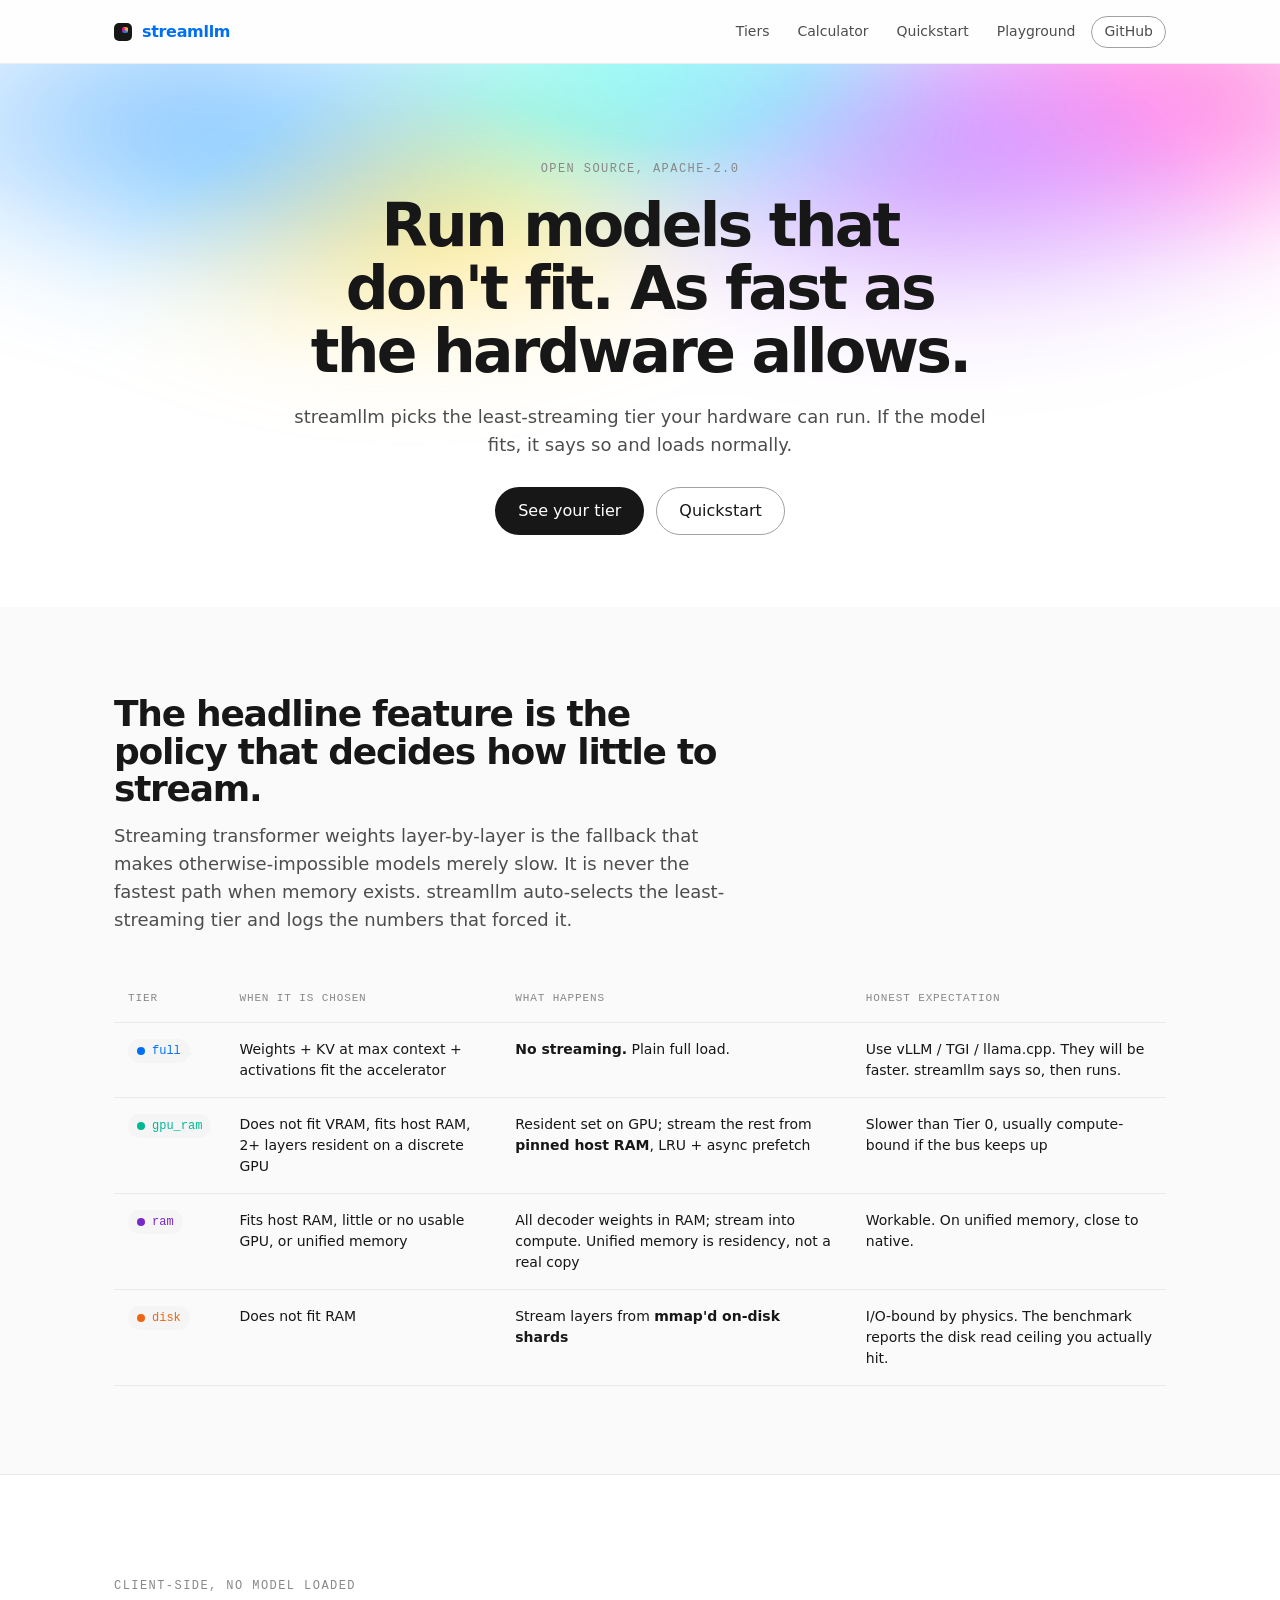
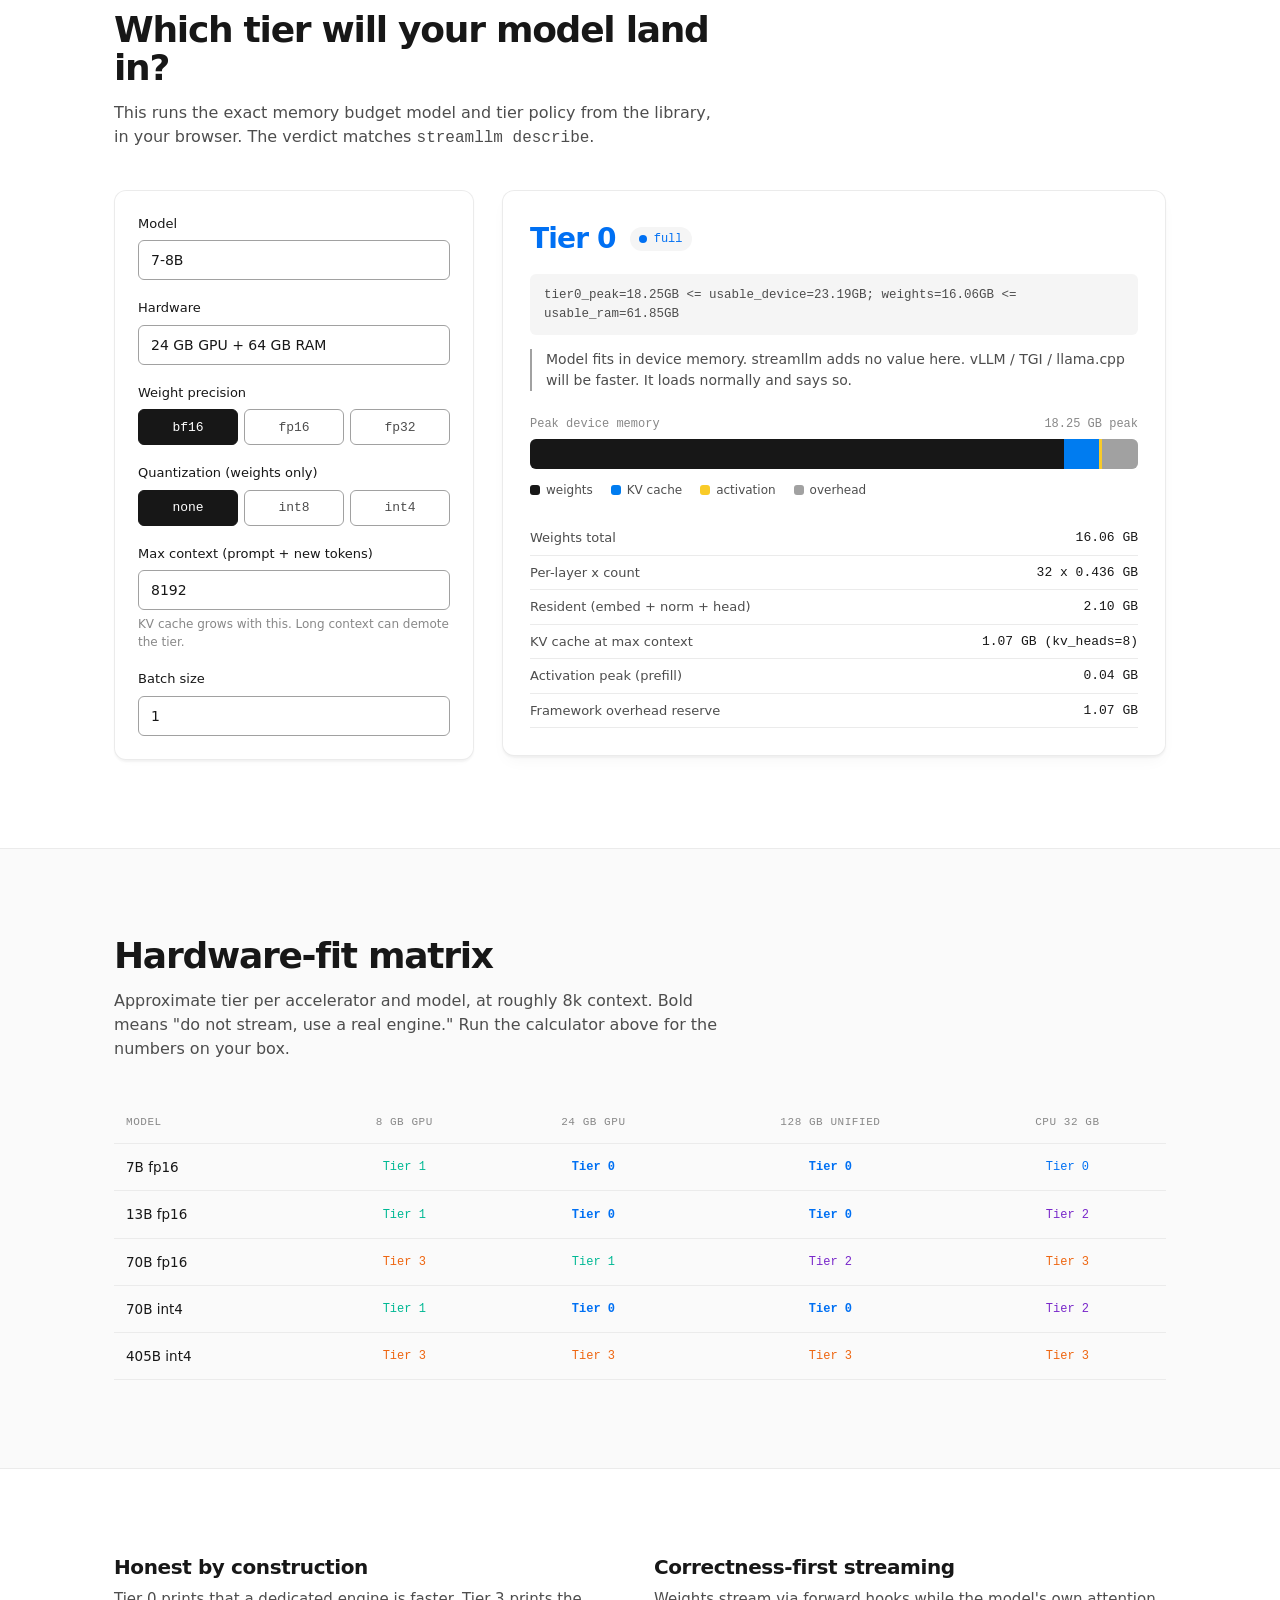
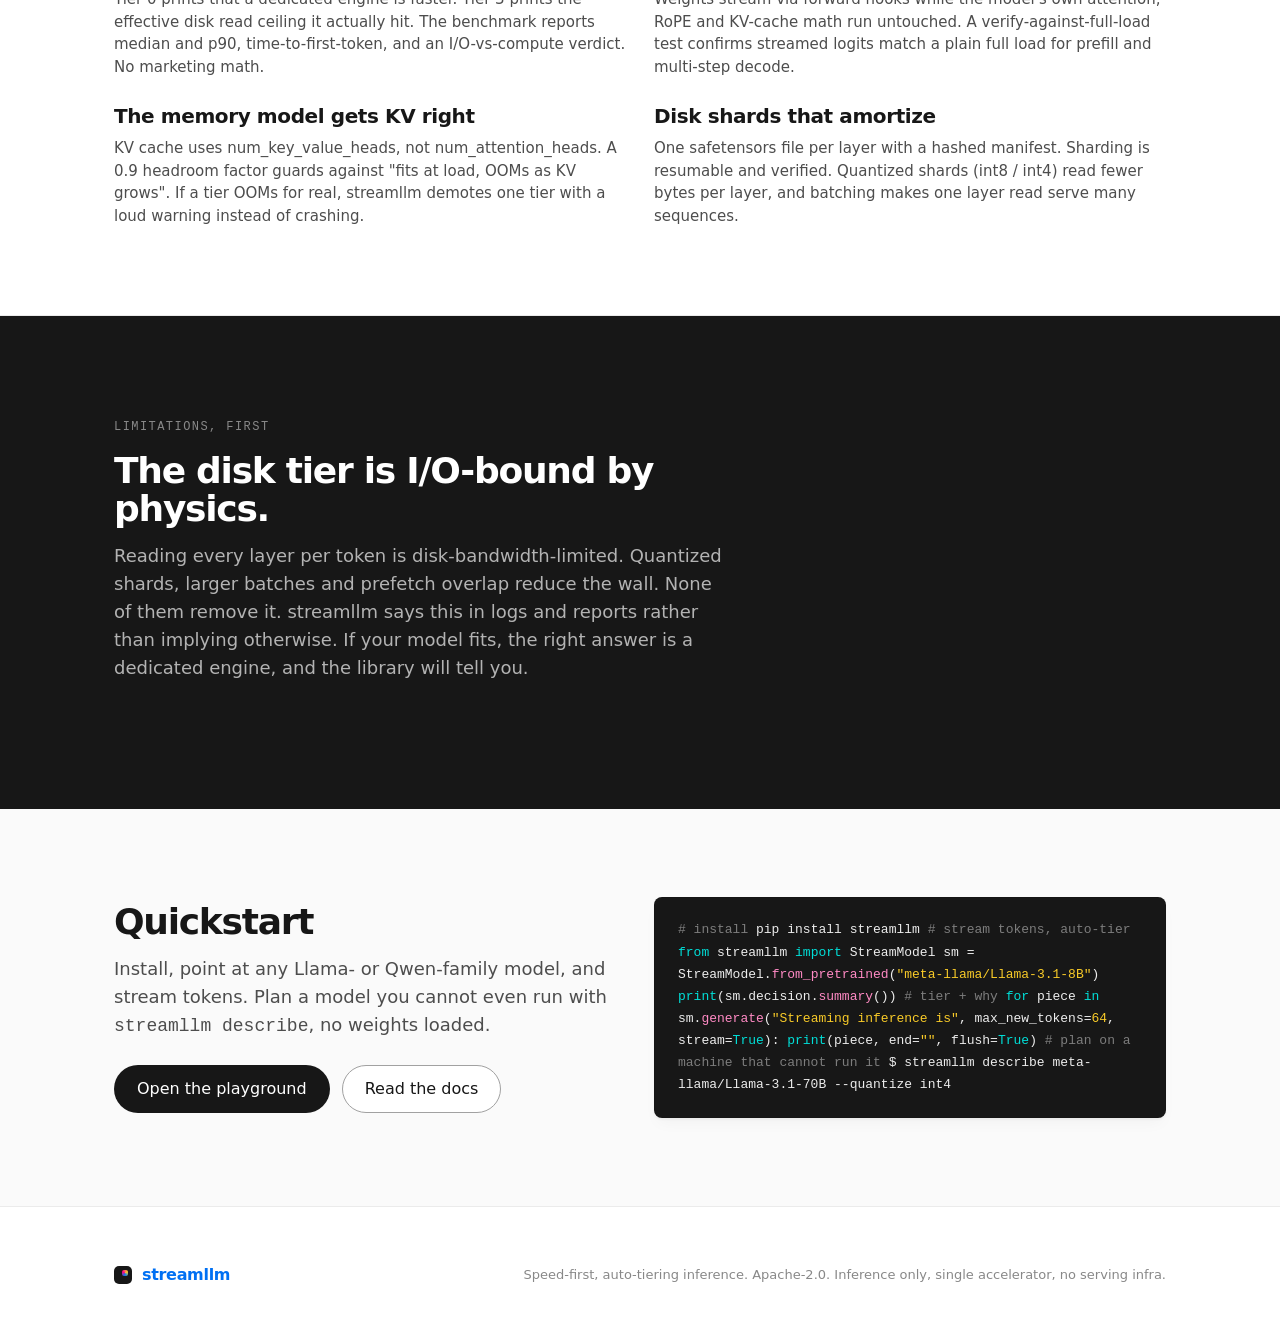
<file: web/index.html>
<!doctype html>
<html lang="en">
<head>
  <meta charset="utf-8" />
  <meta name="viewport" content="width=device-width, initial-scale=1" />
  <title>streamllm — speed-first, auto-tiering LLM inference</title>
  <meta name="description" content="streamllm auto-detects your memory budget and picks the least-streaming tier that fits. When the model fits, it tells you to use a real engine. When it doesn't, it streams as little as possible and is honest about the cost." />
  <link rel="stylesheet" href="styles.css" />
</head>
<body>
  <nav class="nav">
    <div class="wrap">
      <a class="brand" href="#top"><span class="dot"></span> streamllm</a>
      <div class="nav-links">
        <a href="#tiers">Tiers</a>
        <a href="#calculator">Calculator</a>
        <a href="#quickstart">Quickstart</a>
        <a href="playground/">Playground</a>
        <a class="btn btn-secondary btn-sm" href="https://github.com/streamllm/streamllm">GitHub</a>
      </div>
    </div>
  </nav>

  <header class="hero" id="top">
    <div class="mesh"></div>
    <div class="wrap">
      <p class="eyebrow">Open source, Apache-2.0</p>
      <h1>Run models that don't fit. As fast as the hardware allows.</h1>
      <p class="lead">streamllm picks the least-streaming tier your hardware can run. If the model fits, it says so and loads normally.</p>
      <div class="hero-cta">
        <a class="btn btn-primary" href="#calculator">See your tier</a>
        <a class="btn btn-secondary" href="#quickstart">Quickstart</a>
      </div>
    </div>
  </header>

  <section class="band band-soft" id="tiers">
    <div class="wrap">
      <div class="section-head">
        <h2>The headline feature is the policy that decides how little to stream.</h2>
        <p class="lead">Streaming transformer weights layer-by-layer is the fallback that makes otherwise-impossible models merely slow. It is never the fastest path when memory exists. streamllm auto-selects the least-streaming tier and logs the numbers that forced it.</p>
      </div>
      <table class="tier-table">
        <thead>
          <tr><th>Tier</th><th>When it is chosen</th><th>What happens</th><th>Honest expectation</th></tr>
        </thead>
        <tbody>
          <tr>
            <td><span class="tier-pill t0"><span class="swatch"></span>full</span></td>
            <td>Weights + KV at max context + activations fit the accelerator</td>
            <td><strong>No streaming.</strong> Plain full load.</td>
            <td>Use vLLM / TGI / llama.cpp. They will be faster. streamllm says so, then runs.</td>
          </tr>
          <tr>
            <td><span class="tier-pill t1"><span class="swatch"></span>gpu_ram</span></td>
            <td>Does not fit VRAM, fits host RAM, 2+ layers resident on a discrete GPU</td>
            <td>Resident set on GPU; stream the rest from <strong>pinned host RAM</strong>, LRU + async prefetch</td>
            <td>Slower than Tier 0, usually compute-bound if the bus keeps up</td>
          </tr>
          <tr>
            <td><span class="tier-pill t2"><span class="swatch"></span>ram</span></td>
            <td>Fits host RAM, little or no usable GPU, or unified memory</td>
            <td>All decoder weights in RAM; stream into compute. Unified memory is residency, not a real copy</td>
            <td>Workable. On unified memory, close to native.</td>
          </tr>
          <tr>
            <td><span class="tier-pill t3"><span class="swatch"></span>disk</span></td>
            <td>Does not fit RAM</td>
            <td>Stream layers from <strong>mmap'd on-disk shards</strong></td>
            <td>I/O-bound by physics. The benchmark reports the disk read ceiling you actually hit.</td>
          </tr>
        </tbody>
      </table>
    </div>
  </section>

  <section class="band band-white" id="calculator">
    <div class="wrap">
      <div class="section-head">
        <p class="eyebrow">Client-side, no model loaded</p>
        <h2>Which tier will your model land in?</h2>
        <p>This runs the exact memory budget model and tier policy from the library, in your browser. The verdict matches <span class="mono">streamllm describe</span>.</p>
      </div>
      <div class="calc">
        <div class="calc-controls">
          <div class="field">
            <label for="sel-model">Model</label>
            <select id="sel-model"></select>
          </div>
          <div class="field">
            <label for="sel-hw">Hardware</label>
            <select id="sel-hw"></select>
          </div>
          <div class="field">
            <label>Weight precision</label>
            <div class="seg" data-seg="dtype">
              <button data-val="bf16" class="on">bf16</button>
              <button data-val="fp16">fp16</button>
              <button data-val="fp32">fp32</button>
            </div>
          </div>
          <div class="field">
            <label>Quantization (weights only)</label>
            <div class="seg" data-seg="quant">
              <button data-val="none" class="on">none</button>
              <button data-val="int8">int8</button>
              <button data-val="int4">int4</button>
            </div>
          </div>
          <div class="field">
            <label for="inp-context">Max context (prompt + new tokens)</label>
            <input id="inp-context" type="number" value="8192" min="1" step="512" />
            <p class="hint">KV cache grows with this. Long context can demote the tier.</p>
          </div>
          <div class="field">
            <label for="inp-batch">Batch size</label>
            <input id="inp-batch" type="number" value="1" min="1" step="1" />
          </div>
        </div>

        <div class="calc-result">
          <div class="verdict-head">
            <span id="verdict-tier" class="verdict-tier">Tier 0</span>
            <span id="verdict-pill" class="tier-pill t0"><span class="swatch"></span>full</span>
          </div>
          <p id="verdict-reason" class="verdict-reason"></p>
          <p id="verdict-note" class="verdict-note"></p>

          <div class="bar-wrap">
            <div class="bar-label"><span>Peak device memory</span><span id="bar-total"></span></div>
            <div class="bar">
              <span id="b-weights" class="b-weights"></span>
              <span id="b-kv" class="b-kv"></span>
              <span id="b-act" class="b-act"></span>
              <span id="b-over" class="b-over"></span>
            </div>
            <div class="legend">
              <span><i style="background:var(--ink)"></i> weights</span>
              <span><i style="background:var(--g-develop-start)"></i> KV cache</span>
              <span><i style="background:var(--g-ship-end)"></i> activation</span>
              <span><i style="background:var(--hairline-strong)"></i> overhead</span>
            </div>
          </div>

          <table class="breakdown">
            <tr><td>Weights total</td><td id="bd-weights"></td></tr>
            <tr><td>Per-layer x count</td><td id="bd-perlayer"></td></tr>
            <tr><td>Resident (embed + norm + head)</td><td id="bd-resident"></td></tr>
            <tr><td>KV cache at max context</td><td id="bd-kv"></td></tr>
            <tr><td>Activation peak (prefill)</td><td id="bd-act"></td></tr>
            <tr><td>Framework overhead reserve</td><td id="bd-over"></td></tr>
          </table>
        </div>
      </div>
    </div>
  </section>

  <section class="band band-soft" id="fit">
    <div class="wrap">
      <div class="section-head">
        <h2>Hardware-fit matrix</h2>
        <p>Approximate tier per accelerator and model, at roughly 8k context. Bold means "do not stream, use a real engine." Run the calculator above for the numbers on your box.</p>
      </div>
      <table class="matrix">
        <thead>
          <tr><th>Model</th><th>8 GB GPU</th><th>24 GB GPU</th><th>128 GB unified</th><th>CPU 32 GB</th></tr>
        </thead>
        <tbody>
          <tr><td>7B fp16</td><td class="cell-tier t1">Tier 1</td><td class="cell-tier t0"><strong>Tier 0</strong></td><td class="cell-tier t0"><strong>Tier 0</strong></td><td class="cell-tier t0">Tier 0</td></tr>
          <tr><td>13B fp16</td><td class="cell-tier t1">Tier 1</td><td class="cell-tier t0"><strong>Tier 0</strong></td><td class="cell-tier t0"><strong>Tier 0</strong></td><td class="cell-tier t2">Tier 2</td></tr>
          <tr><td>70B fp16</td><td class="cell-tier t3">Tier 3</td><td class="cell-tier t1">Tier 1</td><td class="cell-tier t2">Tier 2</td><td class="cell-tier t3">Tier 3</td></tr>
          <tr><td>70B int4</td><td class="cell-tier t1">Tier 1</td><td class="cell-tier t0"><strong>Tier 0</strong></td><td class="cell-tier t0"><strong>Tier 0</strong></td><td class="cell-tier t2">Tier 2</td></tr>
          <tr><td>405B int4</td><td class="cell-tier t3">Tier 3</td><td class="cell-tier t3">Tier 3</td><td class="cell-tier t3">Tier 3</td><td class="cell-tier t3">Tier 3</td></tr>
        </tbody>
      </table>
    </div>
  </section>

  <section class="band band-white">
    <div class="wrap">
      <div class="grid-2">
        <div class="feature">
          <h3>Honest by construction</h3>
          <p>Tier 0 prints that a dedicated engine is faster. Tier 3 prints the effective disk read ceiling it actually hit. The benchmark reports median and p90, time-to-first-token, and an I/O-vs-compute verdict. No marketing math.</p>
        </div>
        <div class="feature">
          <h3>Correctness-first streaming</h3>
          <p>Weights stream via forward hooks while the model's own attention, RoPE and KV-cache math run untouched. A verify-against-full-load test confirms streamed logits match a plain full load for prefill and multi-step decode.</p>
        </div>
        <div class="feature">
          <h3>The memory model gets KV right</h3>
          <p>KV cache uses num_key_value_heads, not num_attention_heads. A 0.9 headroom factor guards against "fits at load, OOMs as KV grows". If a tier OOMs for real, streamllm demotes one tier with a loud warning instead of crashing.</p>
        </div>
        <div class="feature">
          <h3>Disk shards that amortize</h3>
          <p>One safetensors file per layer with a hashed manifest. Sharding is resumable and verified. Quantized shards (int8 / int4) read fewer bytes per layer, and batching makes one layer read serve many sequences.</p>
        </div>
      </div>
    </div>
  </section>

  <section class="band band-dark">
    <div class="wrap">
      <div class="section-head">
        <p class="eyebrow" style="color:var(--mute)">Limitations, first</p>
        <h2>The disk tier is I/O-bound by physics.</h2>
        <p class="lead">Reading every layer per token is disk-bandwidth-limited. Quantized shards, larger batches and prefetch overlap reduce the wall. None of them remove it. streamllm says this in logs and reports rather than implying otherwise. If your model fits, the right answer is a dedicated engine, and the library will tell you.</p>
      </div>
    </div>
  </section>

  <section class="band band-soft" id="quickstart">
    <div class="wrap">
      <div class="grid-2" style="align-items:center">
        <div>
          <h2>Quickstart</h2>
          <p class="lead" style="margin-top:14px">Install, point at any Llama- or Qwen-family model, and stream tokens. Plan a model you cannot even run with <span class="mono">streamllm describe</span>, no weights loaded.</p>
          <div class="hero-cta" style="justify-content:flex-start;margin-top:24px">
            <a class="btn btn-primary" href="playground/">Open the playground</a>
            <a class="btn btn-secondary" href="https://github.com/streamllm/streamllm">Read the docs</a>
          </div>
        </div>
        <div class="code"><span class="c"># install</span>
pip install streamllm

<span class="c"># stream tokens, auto-tier</span>
<span class="k">from</span> streamllm <span class="k">import</span> StreamModel

sm = StreamModel.<span class="f">from_pretrained</span>(<span class="s">"meta-llama/Llama-3.1-8B"</span>)
<span class="k">print</span>(sm.decision.<span class="f">summary</span>())   <span class="c"># tier + why</span>

<span class="k">for</span> piece <span class="k">in</span> sm.<span class="f">generate</span>(<span class="s">"Streaming inference is"</span>,
                        max_new_tokens=<span class="s">64</span>, stream=<span class="k">True</span>):
    <span class="k">print</span>(piece, end=<span class="s">""</span>, flush=<span class="k">True</span>)

<span class="c"># plan on a machine that cannot run it</span>
$ streamllm describe meta-llama/Llama-3.1-70B --quantize int4</div>
      </div>
    </div>
  </section>

  <footer class="footer">
    <div class="wrap">
      <a class="brand" href="#top"><span class="dot"></span> streamllm</a>
      <p>Speed-first, auto-tiering inference. Apache-2.0. Inference only, single accelerator, no serving infra.</p>
    </div>
  </footer>

  <script src="calc.js"></script>
</body>
</html>
</file>
<file: web/styles.css>
/* streamllm web — design system from DESIGN.md (Vercel-inspired).
   Ink on near-white, Geist/Inter + Geist Mono, mesh-gradient hero, stacked
   shadows, 100px pill CTAs, mono eyebrows. Light theme locked; one dark
   polarity-flip band as the documented depth cue. No em-dashes anywhere. */

:root {
  --ink: #171717;
  --body: #4d4d4d;
  --mute: #888888;
  --hairline: #ebebeb;
  --hairline-strong: #a1a1a1;
  --canvas: #ffffff;
  --canvas-soft: #fafafa;
  --canvas-soft-2: #f5f5f5;
  --on-primary: #ffffff;
  --link: #0070f3;
  --link-deep: #0761d1;
  --success: #0070f3;
  --error: #ee0000;
  --warning: #f5a623;
  --warning-soft: #ffefcf;
  --warning-deep: #ab570a;

  /* the brand mesh gradient stops (cyan / blue / violet / pink / amber) */
  --g-develop-start: #007cf0;
  --g-develop-end: #00dfd8;
  --g-preview-start: #7928ca;
  --g-preview-end: #ff0080;
  --g-ship-start: #ff4d4d;
  --g-ship-end: #f9cb28;

  --tier0: #0070f3;
  --tier1: #00b894;
  --tier2: #7928ca;
  --tier3: #ee6611;

  --sans: "Geist", "Inter", system-ui, -apple-system, sans-serif;
  --mono: "Geist Mono", "JetBrains Mono", ui-monospace, SFMono-Regular, Menlo, monospace;

  --r-sm: 6px;
  --r-md: 8px;
  --r-lg: 12px;
  --r-pill: 100px;

  --shadow-2: 0 1px 1px #00000005, 0 2px 2px #0000000a, inset 0 0 0 1px #00000014;
  --shadow-3: 0 2px 2px #0000000a, 0 8px 8px -8px #0000000a, inset 0 0 0 1px #00000014;
  --shadow-4: 0 2px 2px #0000000a, 0 8px 16px -4px #0000000a, inset 0 0 0 1px #00000014;

  --max: 1100px;
}

* { box-sizing: border-box; }
::selection { background: var(--ink); color: #f2f2f2; }

html { scroll-behavior: smooth; }
body {
  margin: 0;
  font-family: var(--sans);
  color: var(--ink);
  background: var(--canvas-soft);
  font-size: 16px;
  line-height: 1.5;
  -webkit-font-smoothing: antialiased;
}

a { color: var(--link); text-decoration: none; }
a:hover { text-decoration: underline; }

.wrap { max-width: var(--max); margin: 0 auto; padding: 0 24px; }

/* ---- typography ---- */
h1, h2, h3 { font-weight: 600; letter-spacing: -0.03em; line-height: 1.05; margin: 0; }
h1 { font-size: clamp(40px, 6vw, 60px); letter-spacing: -0.045em; }
h2 { font-size: clamp(28px, 4vw, 36px); letter-spacing: -0.035em; }
h3 { font-size: 20px; letter-spacing: -0.02em; }
p { color: var(--body); margin: 0; }
.lead { font-size: 18px; line-height: 1.55; color: var(--body); max-width: 62ch; }
.eyebrow {
  font-family: var(--mono);
  font-size: 12px;
  text-transform: uppercase;
  letter-spacing: 0.12em;
  color: var(--mute);
  margin: 0 0 16px;
}
.mono { font-family: var(--mono); }

/* ---- nav ---- */
.nav {
  position: sticky; top: 0; z-index: 50;
  height: 64px; display: flex; align-items: center;
  background: rgba(255, 255, 255, 0.8);
  backdrop-filter: saturate(180%) blur(12px);
  border-bottom: 1px solid var(--hairline);
}
.nav .wrap { display: flex; align-items: center; justify-content: space-between; width: 100%; }
.brand { display: flex; align-items: center; gap: 10px; font-weight: 600; letter-spacing: -0.02em; }
.brand .dot { width: 18px; height: 18px; border-radius: 5px; background: var(--ink); position: relative; }
.brand .dot::after {
  content: ""; position: absolute; inset: 4px 4px auto auto; width: 6px; height: 6px;
  border-radius: 2px; background: conic-gradient(from 180deg, var(--g-develop-start), var(--g-preview-end), var(--g-ship-end), var(--g-develop-start));
}
.nav-links { display: flex; align-items: center; gap: 4px; }
.nav-links a { color: var(--body); padding: 6px 12px; border-radius: var(--r-pill); font-size: 14px; }
.nav-links a:hover { text-decoration: none; color: var(--ink); background: var(--canvas-soft-2); }

/* ---- buttons ---- */
.btn {
  display: inline-flex; align-items: center; justify-content: center; gap: 8px;
  height: 48px; padding: 0 22px; border-radius: var(--r-pill);
  font-size: 16px; font-weight: 500; font-family: var(--sans);
  cursor: pointer; border: 1px solid transparent; transition: transform 0.12s ease, background 0.15s ease;
}
.btn:hover { text-decoration: none; }
.btn:active { transform: translateY(1px); }
.btn-primary { background: var(--ink); color: var(--on-primary); }
.btn-primary:hover { background: #000; }
.btn-secondary { background: var(--canvas); color: var(--ink); border-color: var(--hairline-strong); }
.btn-secondary:hover { background: var(--canvas-soft-2); }
.btn-sm { height: 32px; padding: 0 14px; font-size: 14px; }

/* ---- hero with mesh gradient ---- */
.hero { position: relative; overflow: hidden; padding: 96px 0 72px; text-align: center; background: var(--canvas); }
.hero .mesh {
  position: absolute; inset: -20% -10% auto -10%; height: 560px; z-index: 0;
  filter: blur(56px) saturate(150%); opacity: 0.5; pointer-events: none;
  background:
    radial-gradient(40% 50% at 20% 30%, var(--g-develop-start), transparent 60%),
    radial-gradient(40% 50% at 50% 20%, var(--g-develop-end), transparent 55%),
    radial-gradient(45% 55% at 70% 35%, var(--g-preview-start), transparent 60%),
    radial-gradient(40% 50% at 85% 25%, var(--g-preview-end), transparent 55%),
    radial-gradient(40% 50% at 35% 45%, var(--g-ship-end), transparent 55%);
}
.hero .wrap { position: relative; z-index: 1; }
.hero h1 { margin: 0 auto 20px; max-width: 16ch; }
.hero .lead { margin: 0 auto 28px; text-align: center; }
.hero-cta { display: flex; gap: 12px; justify-content: center; flex-wrap: wrap; }
.hero-note { margin-top: 18px; font-size: 13px; color: var(--mute); }

/* ---- sections ---- */
section.band { padding: 88px 0; }
.band-soft { background: var(--canvas-soft); }
.band-white { background: var(--canvas); border-top: 1px solid var(--hairline); border-bottom: 1px solid var(--hairline); }
.band-dark { background: var(--ink); color: var(--on-primary); }
.band-dark h2 { color: var(--on-primary); }
.band-dark p { color: #b3b3b3; }
.section-head { margin-bottom: 40px; max-width: 60ch; }
.section-head p { margin-top: 14px; }

/* ---- tier table ---- */
.tier-table { width: 100%; border-collapse: collapse; font-size: 14px; }
.tier-table th, .tier-table td { text-align: left; padding: 16px 14px; border-bottom: 1px solid var(--hairline); vertical-align: top; }
.tier-table thead th { font-family: var(--mono); text-transform: uppercase; font-size: 11px; letter-spacing: 0.08em; color: var(--mute); font-weight: 400; }
.tier-pill { display: inline-flex; align-items: center; gap: 7px; font-family: var(--mono); font-size: 12px; font-weight: 500; padding: 3px 9px; border-radius: var(--r-pill); background: var(--canvas-soft-2); }
.tier-pill .swatch { width: 8px; height: 8px; border-radius: 50%; }
.t0 { color: var(--tier0); } .t0 .swatch { background: var(--tier0); }
.t1 { color: var(--tier1); } .t1 .swatch { background: var(--tier1); }
.t2 { color: var(--tier2); } .t2 .swatch { background: var(--tier2); }
.t3 { color: var(--tier3); } .t3 .swatch { background: var(--tier3); }
.tier-table td strong { color: var(--ink); }

/* ---- calculator ---- */
.calc { display: grid; grid-template-columns: 360px 1fr; gap: 28px; align-items: start; }
.calc-controls { background: var(--canvas); border-radius: var(--r-lg); padding: 24px; box-shadow: var(--shadow-3); }
.field { margin-bottom: 18px; }
.field:last-child { margin-bottom: 0; }
.field label { display: block; font-size: 13px; font-weight: 500; margin-bottom: 7px; }
.field .hint { font-size: 12px; color: var(--mute); margin-top: 5px; }
select, input[type="number"] {
  width: 100%; height: 40px; padding: 0 12px; font-size: 14px; font-family: var(--sans);
  color: var(--ink); background: var(--canvas); border: 1px solid var(--hairline-strong);
  border-radius: var(--r-sm); appearance: none;
}
select:focus, input:focus { outline: 2px solid var(--link); outline-offset: 1px; border-color: var(--link); }
.seg { display: flex; gap: 6px; }
.seg button {
  flex: 1; height: 36px; font-size: 13px; font-family: var(--mono); cursor: pointer;
  background: var(--canvas); border: 1px solid var(--hairline-strong); border-radius: var(--r-sm); color: var(--body);
}
.seg button.on { background: var(--ink); color: var(--on-primary); border-color: var(--ink); }

.calc-result { background: var(--canvas); border-radius: var(--r-lg); padding: 28px; box-shadow: var(--shadow-4); min-height: 360px; }
.verdict-head { display: flex; align-items: center; gap: 14px; flex-wrap: wrap; margin-bottom: 6px; }
.verdict-tier { font-size: 28px; font-weight: 600; letter-spacing: -0.03em; }
.verdict-reason { font-family: var(--mono); font-size: 12.5px; color: var(--body); line-height: 1.5; margin: 14px 0 0; padding: 12px 14px; background: var(--canvas-soft-2); border-radius: var(--r-sm); }
.verdict-note { margin-top: 14px; font-size: 14px; color: var(--body); padding-left: 14px; border-left: 2px solid var(--hairline-strong); }
.verdict-note.warn { border-color: var(--warning-deep); background: var(--warning-soft); padding: 12px 14px; border-radius: 0 var(--r-sm) var(--r-sm) 0; color: var(--warning-deep); }

.bar-wrap { margin-top: 24px; }
.bar-label { display: flex; justify-content: space-between; font-size: 12px; color: var(--mute); font-family: var(--mono); margin-bottom: 6px; }
.bar { display: flex; height: 30px; border-radius: var(--r-sm); overflow: hidden; background: var(--canvas-soft-2); box-shadow: inset 0 0 0 1px var(--hairline); }
.bar span { transition: width 0.3s cubic-bezier(0.16, 1, 0.3, 1); }
.bar .b-weights { background: var(--ink); }
.bar .b-kv { background: var(--g-develop-start); }
.bar .b-act { background: var(--g-ship-end); }
.bar .b-over { background: var(--hairline-strong); }
.legend { display: flex; gap: 18px; flex-wrap: wrap; margin-top: 12px; font-size: 12px; color: var(--body); }
.legend span { display: inline-flex; align-items: center; gap: 6px; }
.legend i { width: 10px; height: 10px; border-radius: 3px; display: inline-block; }

.breakdown { margin-top: 22px; width: 100%; font-size: 13px; border-collapse: collapse; }
.breakdown td { padding: 7px 0; border-bottom: 1px solid var(--hairline); }
.breakdown td:last-child { text-align: right; font-family: var(--mono); color: var(--ink); }
.breakdown td:first-child { color: var(--body); }

/* ---- code block ---- */
.code {
  background: var(--ink); color: #ededed; border-radius: var(--r-md); padding: 22px 24px;
  font-family: var(--mono); font-size: 13px; line-height: 1.7; overflow-x: auto;
  box-shadow: var(--shadow-4);
}
.code .c { color: #7d7d7d; }
.code .k { color: var(--g-develop-end); }
.code .s { color: var(--g-ship-end); }
.code .f { color: #ff8ac4; }

/* ---- fit matrix ---- */
.matrix { width: 100%; border-collapse: collapse; font-size: 13.5px; }
.matrix th, .matrix td { padding: 13px 12px; border-bottom: 1px solid var(--hairline); text-align: center; }
.matrix th:first-child, .matrix td:first-child { text-align: left; font-weight: 500; }
.matrix thead th { font-family: var(--mono); font-size: 11px; text-transform: uppercase; letter-spacing: 0.05em; color: var(--mute); font-weight: 400; }
.cell-tier { font-family: var(--mono); font-size: 12px; font-weight: 500; }

/* ---- two-up grid ---- */
.grid-2 { display: grid; grid-template-columns: 1fr 1fr; gap: 28px; }
.feature h3 { margin-bottom: 10px; }
.feature p { font-size: 15px; }

/* ---- footer ---- */
.footer { padding: 56px 0; background: var(--canvas); border-top: 1px solid var(--hairline); }
.footer .wrap { display: flex; justify-content: space-between; align-items: center; flex-wrap: wrap; gap: 16px; }
.footer p { font-size: 13px; color: var(--mute); }

/* ---- responsive ---- */
@media (max-width: 860px) {
  .calc { grid-template-columns: 1fr; }
  .grid-2 { grid-template-columns: 1fr; }
  .nav-links a:not(.btn) { display: none; }
  section.band { padding: 60px 0; }
  .tier-table, .matrix { font-size: 12.5px; }
  .tier-table th, .tier-table td { padding: 12px 8px; }
}

@media (prefers-reduced-motion: reduce) {
  * { transition: none !important; scroll-behavior: auto; }
}
</file>
